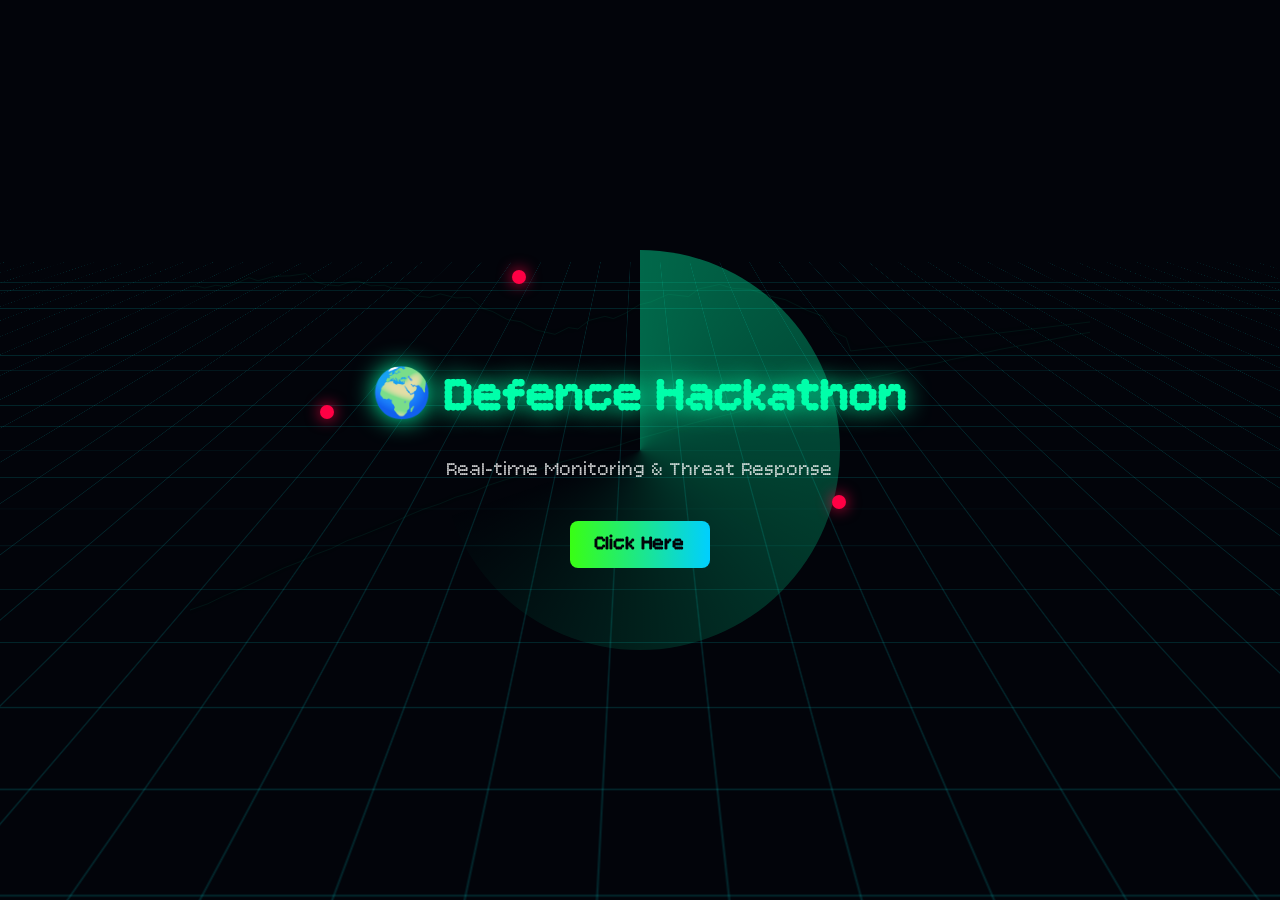
<file: tasks/index.html>
<!DOCTYPE html>
<html lang="en">
<head>
  <meta charset="UTF-8">
  <meta name="viewport" content="width=device-width, initial-scale=1.0">
  <title>Defence Hackathon 3D Map</title>
  <link
        href="https://fonts.googleapis.com/css2?family=Bitcount+Prop+Single:wght@100..900&family=Black+Ops+One&family=Noto+Sans+JP:wght@100..900&display=swap"
        rel="stylesheet">
  <link rel="stylesheet" href="style.css">
</head>
<body>
  <!-- Glowing grid -->
  <div class="grid"></div>

  <!-- World map (simplified SVG) -->
  <svg class="map" viewBox="0 0 2000 1001">
    <path d="M1468 280l-10-30-28-12-25-36-33-12-49-24-30-7-49-16-37-2-30-9-46 10-23 17-45-5-39 17-25 6-31 19-27 12-19-5-35 9-25 19-21-3-30 15-43-10-33-18-30-5-33-18-20-6-30-25-31 1-35-9-23 8-26-3-24-16-35-2-16-6-30 1-28-10-20 2-23 8-28-2-25-7-21-18-35 5-35 1-36 10-20-7-20 9-26 11-28-3-24 6-17-4-35 2-24 11-22-6-20 14-26 3-21 11-30-1-24 10-19 12-23 1-23-7-29 3-18 9-27 7-17 9-18 2-20 14-25 9-27 9-26 5-15 8-26 7-13 12-24 4-18 9-15 14-26 1-19 14-20 5-18 12-17 14-21 3-19 14-21 7-15 16-17 12-18 9-15 16-16 14-11 22-15 14-12 22-17 14-10 23-9 23-6 25-6 23-3 22-2 22v33l6 35 6 29 7 24 6 23 15 23 9 23 11 17 19 21 17 20 21 17 20 19 28 12 26 13 26 8 23 9 28 7 28 9 32 3 30 3 28-1 27 3 31-1 34-3 33-7 31-9 35-7 31-9 36-12 30-9 35-15 35-13 30-11 33-15 35-12 32-13 30-13 37-13 35-17 35-15 34-16 32-16 34-16 36-14 34-16 35-13 34-17 33-12 37-15 32-13 34-16 34-14 36-12 36-15 38-11 34-15 36-12 36-11 36-11 34-12 35-10 36-10 34-12 37-9 34-12 35-10 36-10 36-11 36-10 37-9 36-9 35-9 34-11 34-9 36-9 36-9 35-10 36-7 36-9 36-8 36-8 35-9 34-9 37-6 36-9 36-7 34-7 35-8 37-7 34-6 34-7 35-7 36-7 36-6 34-6 34-6 36-6 35-6 36-6 36-6 36-6 34-6 34-6 36-5 36-6 36-5 36-5 36-5 36-5 35-5 34-5 35-4 36-5 36-5 36-5 36-4 36-5 36-5 35-4 36-5 36-4 36-5 36-4 36-5 35-4 36-5 36-4 36-4 36-5 36-4 35-4 36-5 36-4 36-4 36-5 36-4 35-4 36-4 36-5 36-4 36-4 36-5 35-4 36-5 36-4 36-4 36-4 36-5 35-4 36-5 36-4 36-4 36-4 36-5 36-4 35-4 36-5 36-4 36-4 36-5 36-4 35-4 36-4 36-5 36-4 36-4 36-5 35-4 36-5 36-4 36-4 36-4 36-5 36-4 35-4 36-5 36-4 36-4 36-5 36-4 35-4 36-5 36-4 36-4 36-4 36-5 36-4 35-4 36-5 36-4 36-4 36-5 36-4 36-4 35-5 36-4 36-4 36-5 36-4 36-4 35-4 36-5 36-4 36-4 36-4 36-5 36-4 35-4 36-5 36-4 36-4 36-4 36-5 36-4 35-4 36-5 36-4 36-4 36-5 36-4 35-4 36-5 36-4 36-4 36-4 36-5z"/>
  </svg>

  <!-- Radar circle -->
  <div class="radar"></div>

  <!-- Defence nodes -->
  <div class="node" style="top:30%; left:40%;"></div>
  <div class="node" style="top:55%; left:65%;"></div>
  <div class="node" style="top:45%; left:25%;"></div>

  <!-- Foreground Text -->
  <div class="content">
    <h1>🌍 Defence Hackathon</h1>
    <p>Real-time Monitoring & Threat Response</p>
    <a href="home.html" class="stbtn">Click Here</a>
  </div>
</body>
</html>
</file>
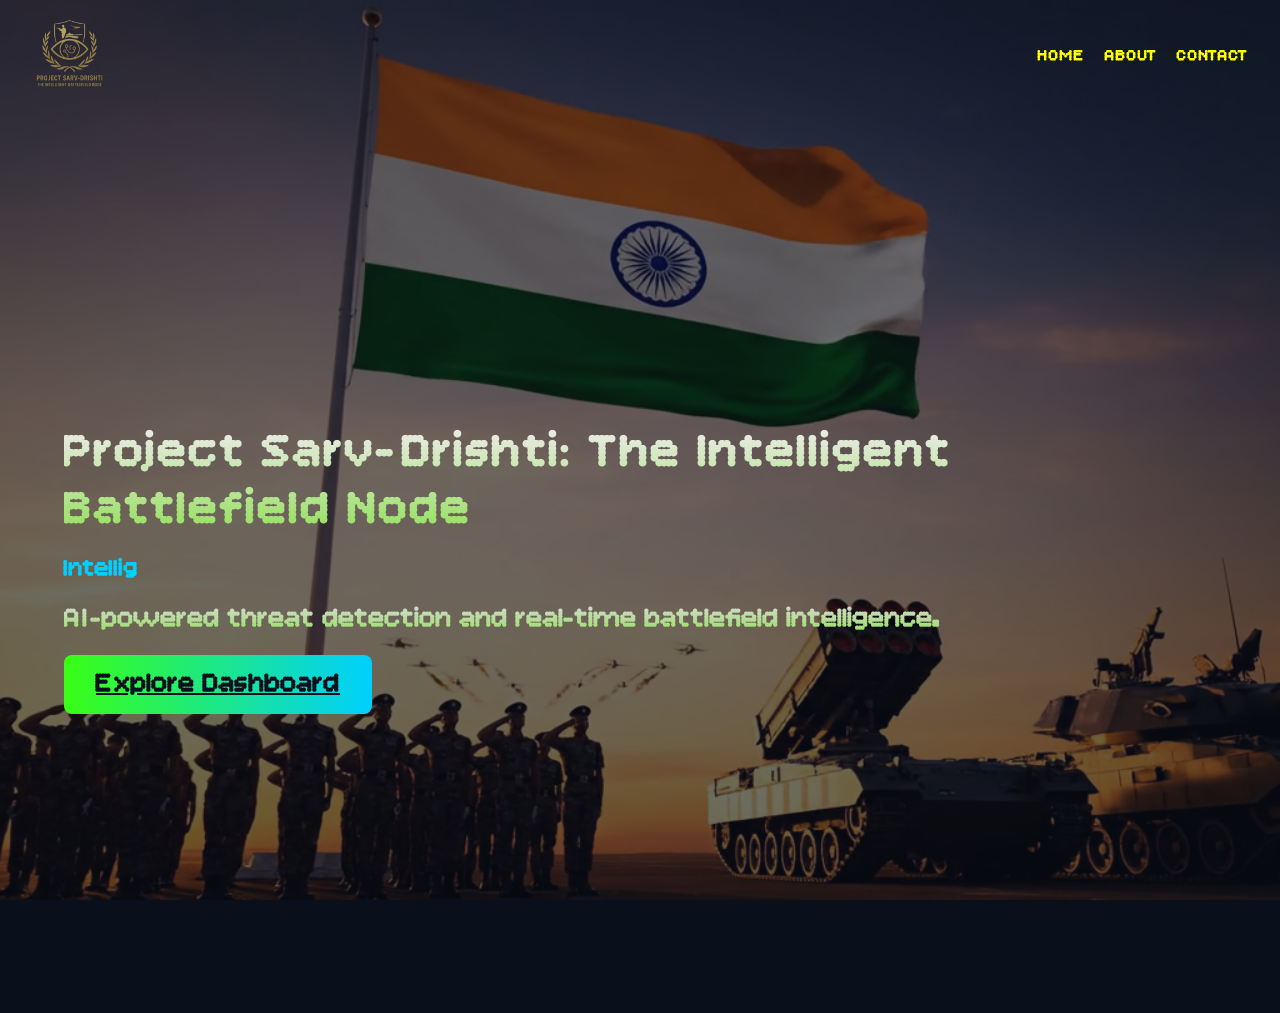
<file: tasks/home.html>
<!DOCTYPE html>
<html lang="en">

<head>
    <meta charset="UTF-8">
    <meta name="viewport" content="width=device-width, initial-scale=1.0">
    <title>Sarv-Drishti | Intelligent Battlefield Node</title>
    <link
        href="https://fonts.googleapis.com/css2?family=Bitcount+Prop+Single:wght@100..900&family=Black+Ops+One&family=Noto+Sans+JP:wght@100..900&display=swap"
        rel="stylesheet">
    <link rel="stylesheet" href="home.css">
</head>

<body>
    <header>
        <div class="logo"><img src="logo.png" alt=""></div>
        <nav>
            <ul class="navlink">
                <li><a href="#home">Home</a></li>
                <li><a href="#about">About</a></li>
                <li><a href="#contact">Contact</a></li>
            </ul>
        </nav>
    </header>
    <video autoplay muted loop id="bg-video">
        <source src="./bg.mp4" type="video/mp4">
        Your browser does not support HTML5 video.
    </video>
    <!-- Hero Section -->
    <section class="hero">
        <div class="content">
            <h1 class="title">Project Sarv-Drishti: The Intelligent Battlefield Node</h1>
            <!-- <h1 class="title">Project <span class="highlight">Sarv-Drishti</span></h1> -->
            <h2 class="subtitle" id="typing"></h2>
            <h4 class="tagline">AI-powered threat detection and real-time battlefield intelligence.</h4>
            <a href="dashboard.html" class="cta">Explore Dashboard</a>
        </div>

   <script src="home.js"></script>
</body>

</html>
</file>
<file: tasks/style.css>
body {
    margin: 0;
    height: 100vh;
    background: #02040a;
    overflow: hidden;
    display: flex;
    justify-content: center;
    align-items: center;
    font-family: "Segoe UI", sans-serif;
    color: #fff;
}

/* Glowing grid background */
.grid {
    position: absolute;
    width: 200%;
    height: 200%;
    background-image:
        linear-gradient(#0ff2 1px, transparent 1px),
        linear-gradient(90deg, #0ff2 1px, transparent 1px);
    background-size: 60px 60px;
    transform: perspective(800px) rotateX(65deg);
    animation: gridflow 10s linear infinite;
    z-index: 0;
}

@keyframes gridflow {
    from {
        background-position: 0 0, 0 0;
    }

    to {
        background-position: 0 60px, 60px 0;
    }
}

/* Holographic Map */
.map {
    position: absolute;
    width: 80%;
    max-width: 900px;
    opacity: 0.15;
    z-index: 1;
}

.map path {
    stroke: #00ffaa;
    stroke-width: 1;
    fill: none;
    filter: drop-shadow(0 0 10px #00ffaa);
}

/* Radar scanning beam */
.radar {
    position: absolute;
    width: 400px;
    height: 400px;
    border-radius: 50%;
    background: conic-gradient(rgba(0, 255, 170, 0.4), transparent 70%);
    animation: rotate 6s linear infinite;
    z-index: 2;
}

@keyframes rotate {
    from {
        transform: rotate(0deg);
    }

    to {
        transform: rotate(360deg);
    }
}

/* Blinking defence nodes */
.node {
    position: absolute;
    width: 14px;
    height: 14px;
    border-radius: 50%;
    background: #ff0044;
    box-shadow: 0 0 15px #ff0044;
    animation: blink 1.2s infinite alternate;
    z-index: 3;
}

@keyframes blink {
    from {
        opacity: 1;
        transform: scale(1);
    }

    to {
        opacity: 0.5;
        transform: scale(1.3);
    }
}

/* Foreground Text */
.content {
    font-family: "Orbitron", "Bitcount Prop Single", system-ui, sans-serif;
    position: relative;
    z-index: 4;
    text-align: center;
}

h1 {
    font-size: 3rem;
    font-weight: bold;
    text-shadow: 0 0 25px #00ffaa;
    color: #00ffaa;
}

p {
    font-size: 1.2rem;
    opacity: 0.85;
}

.stbtn {
    margin-top: 20px;
    display: inline-block;
    padding: 12px 25px;
    font-size: 1.2rem;
    font-weight: bold;
    color: #02040a;
    background: linear-gradient(90deg, #39ff14, #00cfff);
    border: none;
    border-radius: 8px;
    cursor: pointer;
    text-decoration: none;
    transition: transform 0.3s ease, box-shadow 0.3s ease;
}

.stbtn:hover {
    transform: scale(1.05);
    box-shadow: 0px 0px 25px rgba(57, 255, 20, 0.6);
}
</file>
<file: tasks/home.css>
/* ===== General Reset ===== */
* {
    margin: 0;
    padding: 0;
    box-sizing: border-box;
}

body {
    font-family: "Orbitron", "Bitcount Prop Single", system-ui, sans-serif;
    background: #0a0f1c;
    color: #fff;
    min-height: 100vh;
    overflow-x: hidden;
    display: flex;
    flex-direction: column;
}

/* ===== Navbar ===== */
header,
.navbar {
    display: flex;
    justify-content: space-between;
    align-items: center;
    padding: 1rem 2rem;
}

.logo img {
    height: 75px;
    width: 75px;
    object-fit: contain;
    border-radius: 4px;
}

.navbar h1 {
    font-size: 1.8rem;
    color: #00eaff;
    text-shadow: 0 0 10px rgba(0, 234, 255, 0.8);
}

.navlink {
    list-style: none;
    justify-content: right;
    display: flex;
    gap: 20px;
    text-transform: uppercase;
    font-weight: 700;
}

.navlink li a {
    text-decoration: none;
    color: yellow;
    transition: 0.3s;
}

.navlink li:hover a {
    background: linear-gradient(rgb(243, 236, 236), rgb(143, 224, 85));
    -webkit-background-clip: text;
    background-clip: text;
    -webkit-text-fill-color: transparent;
    transform: scale(1.1);
}

/* ===== Background Video ===== */
#bg-video {
    position: fixed;
    top: 0;
    left: 0;
    width: 100%;
    height: 100%;
    object-fit: cover;
    z-index: -1;
    opacity: 0.4;
}

/* ===== Hero Section ===== */
.hero {
    display: flex;
    justify-content: space-between;
    align-items: center;
    padding: 4rem;
    height: 100vh;
    gap: 2rem;
}

.content {
    flex: 1;
    animation: fadeInLeft 1.5s ease;
}

.title {
    background: linear-gradient(rgb(238, 235, 235), rgb(143, 224, 85));
    -webkit-background-clip: text;
    background-clip: text;
    -webkit-text-fill-color: transparent;
    font-size: 3rem;
    font-weight: 700;
    letter-spacing: 2px;
}

.subtitle {
    font-size: 1.5rem;
    margin: 1rem 0;
    color: #00cfff;
    min-height: 2rem;
}

.tagline {
    font-size: 1.7rem;
    margin-bottom: 2rem;
    background: linear-gradient(rgb(219, 217, 217), rgb(143, 224, 85));
    -webkit-background-clip: text;
    background-clip: text;
    -webkit-text-fill-color: transparent;
}

.cta {
    background: linear-gradient(90deg, #39ff14, #00cfff);
    border: none;
    padding: 0.8rem 2rem;
    font-size: 1.7rem;
    font-weight: bolder;
    color: #0a0f1c;
    border-radius: 8px;
    cursor: pointer;
    transition: transform 0.3s ease, box-shadow 0.3s ease;
}

.cta:hover {
    transform: scale(1.05);
    box-shadow: 0px 0px 25px rgba(57, 255, 20, 0.6);
}

.model-wrapper video {
    width: 100%;
    height: 100%;
}

.separation {
    height: 7px;
    background-color: rgb(46, 44, 44);
}

/* ===== Dashboard Section ===== */
.dashboard {
    display: grid;
    grid-template-columns: 1fr 2fr 1fr;
    gap: 1.5rem;
    padding: 2rem;
    flex: 1;
}

.card {
    background: rgba(255, 255, 255, 0.05);
    backdrop-filter: blur(12px);
    border: 1px solid rgba(0, 255, 255, 0.2);
    border-radius: 15px;
    padding: 1.5rem;
    box-shadow: 0 0 20px rgba(0, 255, 255, 0.2);
    transition: transform 0.3s ease, box-shadow 0.3s ease;
}

.card:hover {
    transform: translateY(-5px);
    box-shadow: 0 0 30px rgba(0, 255, 255, 0.5);
}

.stats h2,
.chart h2,
.footer h2 {
    font-weight: bolder;
    font-size: 1.2rem;
    margin-bottom: 1rem;
    text-align: center;
}

.stats h2 {
    color: #00cfff;
}

.chart h2 {
    color: #39ff14;
}

.footer h2 {
    color: #00eaff;
}

.highlight {
    font-weight: bolder;
    font-size: 2rem;
    color: #ff3b3b;
    text-shadow: 0 0 15px rgba(255, 59, 59, 0.8);
    margin-bottom: 1rem;
}

/* Chart */
canvas {
    width: 100% !important;
    max-height: 300px;
}

/* Threats & Recommendations */
.footer {
    display: grid;
    grid-template-columns: 1fr 1fr;
    gap: 1.5rem;
    padding: 2rem;
}

.threats ul {
    list-style: none;
}

.threats li {
    margin: 0.5rem 0;
    font-weight: bold;
}

.threats .high {
    color: #ff3b3b;
    text-shadow: 0 0 12px rgba(255, 59, 59, 0.8);
}

.threats .medium {
    color: #ffcc00;
    text-shadow: 0 0 12px rgba(255, 204, 0, 0.8);
}

.recommendations p {
    margin: 0.5rem 0;
    color: #39ff14;
    text-shadow: 0 0 8px rgba(57, 255, 20, 0.8);
}

/* ===== Animations ===== */
@keyframes fadeInLeft {
    from {
        opacity: 0;
        transform: translateX(-50px);
    }

    to {
        opacity: 1;
        transform: translateX(0);
    }
}

@keyframes fadeInRight {
    from {
        opacity: 0;
        transform: translateX(50px);
    }

    to {
        opacity: 1;
        transform: translateX(0);
    }
}

/* ===== Responsive ===== */
@media (max-width: 900px) {
    .hero {
        flex-direction: column;
        text-align: center;
    }

    .dashboard {
        grid-template-columns: 1fr;
    }

    .footer {
        grid-template-columns: 1fr;
    }
}
</file>
